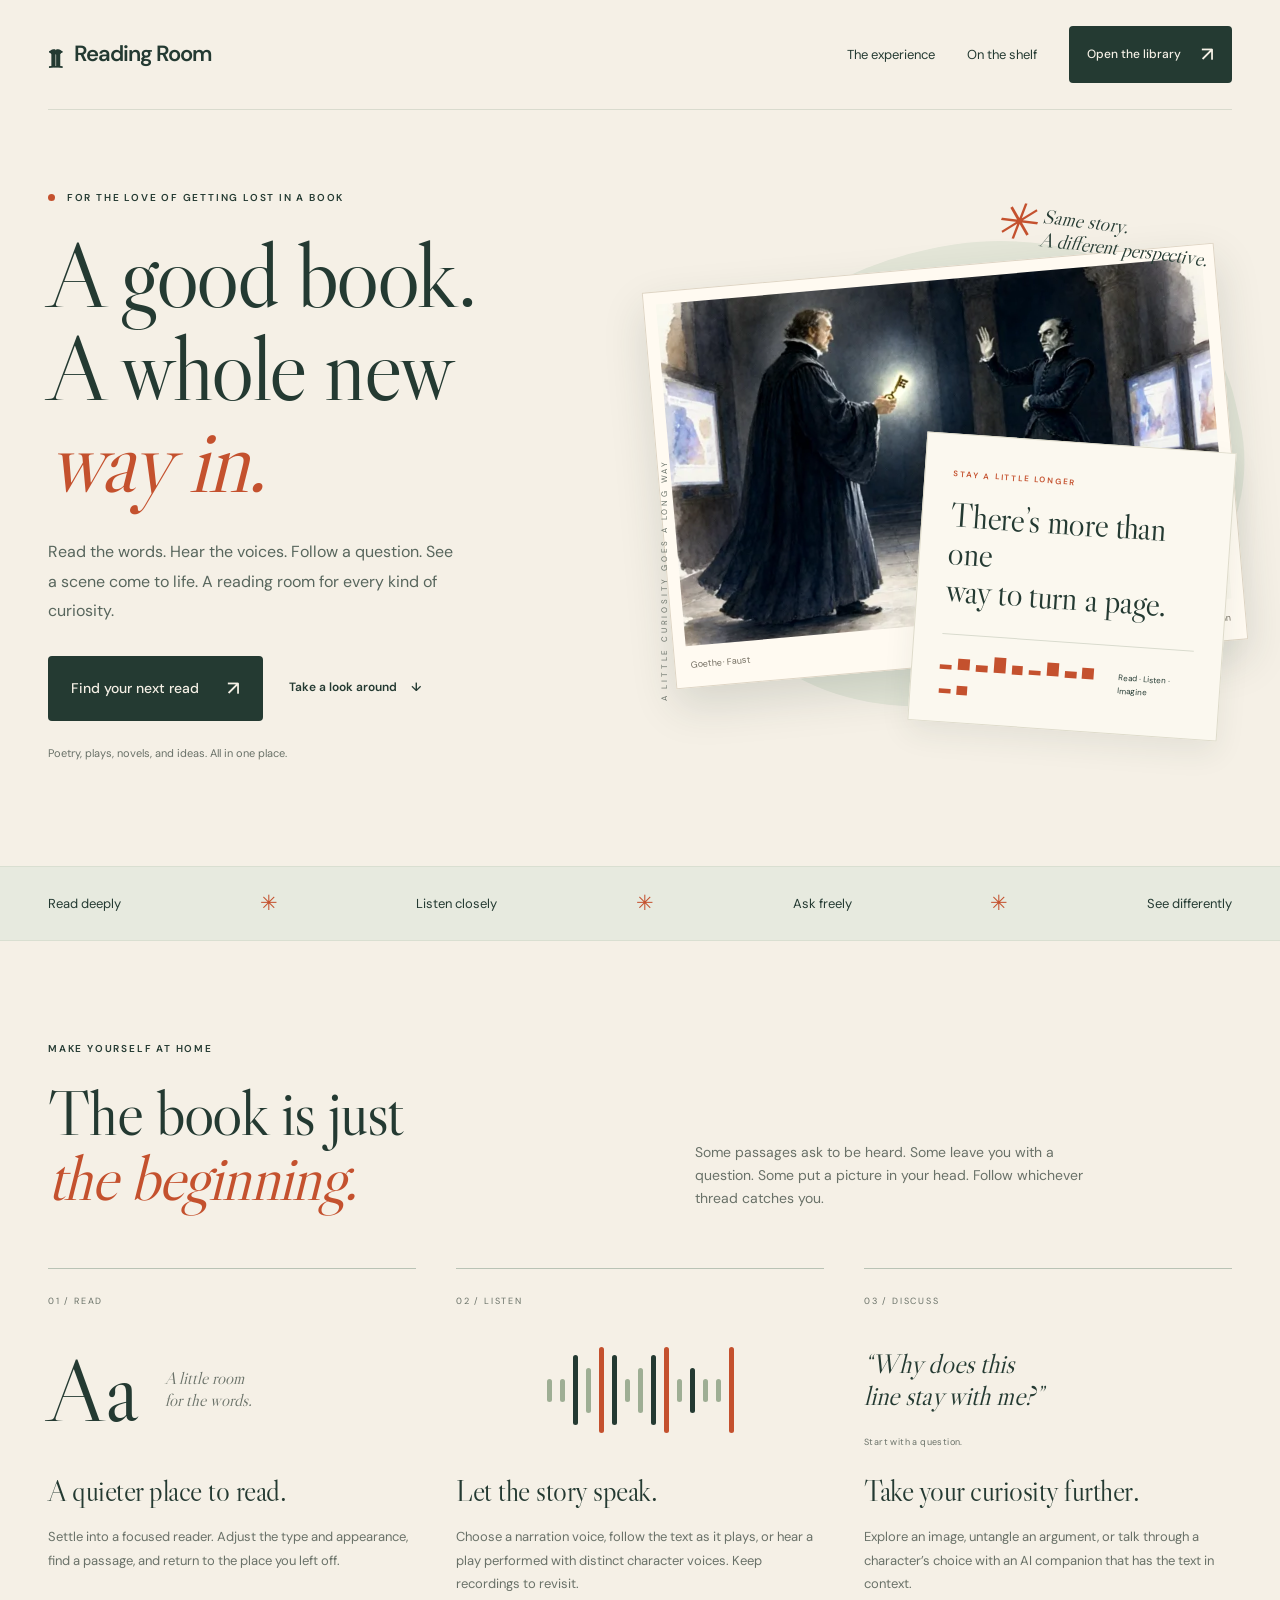
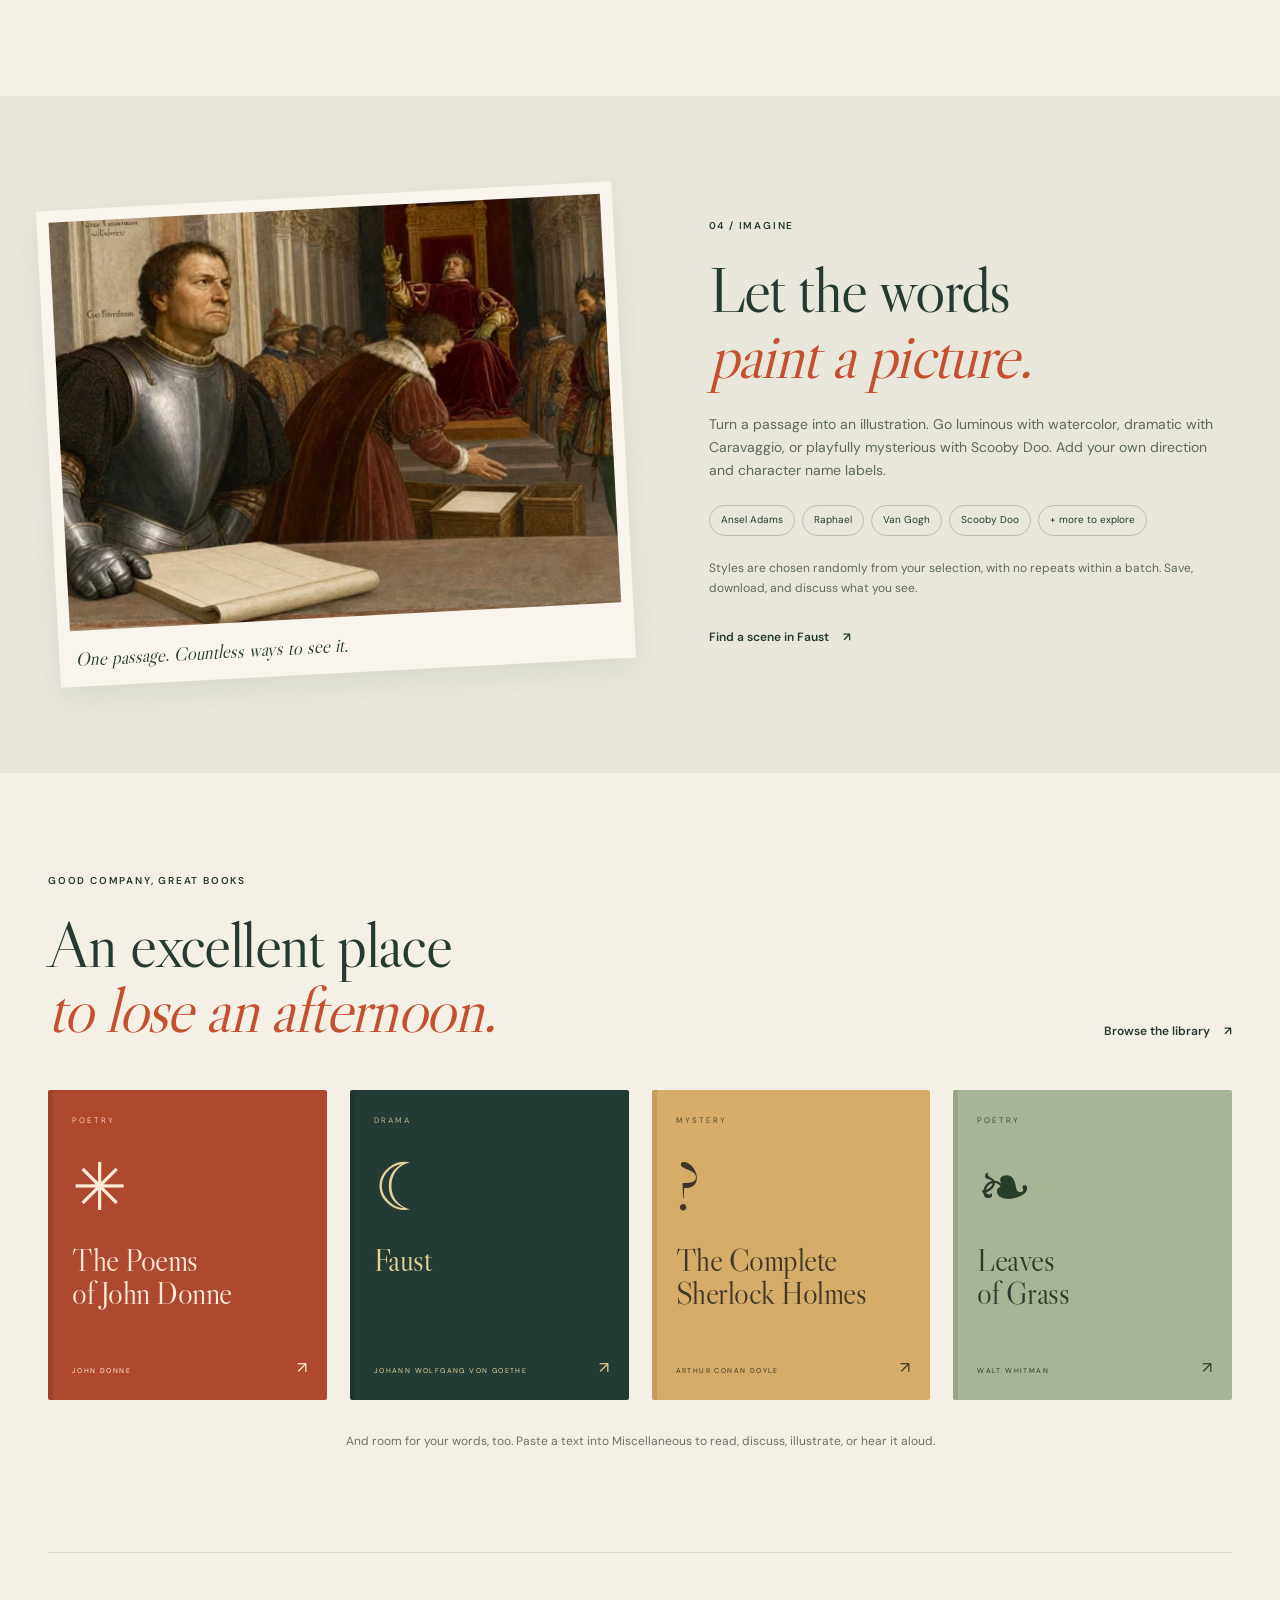
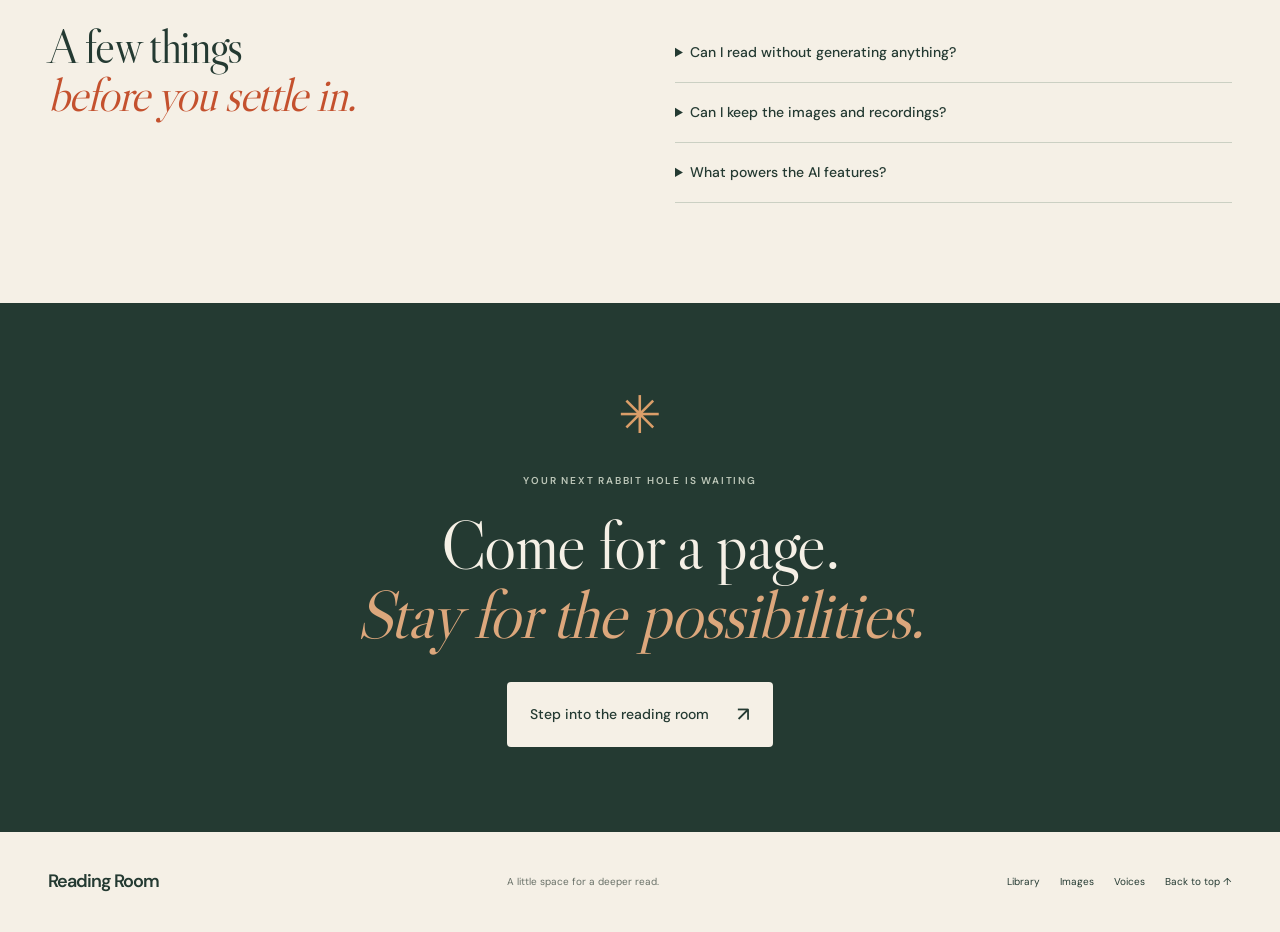
<file: marketing.html>
<!doctype html>
<html lang="en">
<head>
  <meta charset="utf-8">
  <meta name="viewport" content="width=device-width, initial-scale=1">
  <meta name="description" content="Read deeply. Listen closely. See differently. Reading Room brings books, expressive narration, literary discussion, and imaginative illustrations together.">
  <meta name="theme-color" content="#f5f0e6">
  <title>Reading Room — A whole new way into a good book</title>
  <link rel="stylesheet" href="marketing.css">
</head>
<body>
  <a class="skip" href="#main">Skip to content</a>
  <header class="site-header wrap">
    <a class="wordmark" href="marketing.html" aria-label="Reading Room home"><span class="book-mark" aria-hidden="true">r<span>r</span></span> Reading Room</a>
    <nav aria-label="Main navigation"><a href="#experience">The experience</a><a href="#shelf">On the shelf</a><a class="button small" href="index.html?view=library">Open the library <span aria-hidden="true">↗</span></a></nav>
  </header>
  <main id="main">
    <section class="hero wrap" aria-labelledby="hero-title">
      <div class="hero-copy"><p class="eyebrow"><span class="dot"></span> For the love of getting lost in a book</p>
        <h1 id="hero-title">A good book.<br>A whole new<br><em>way in.</em></h1>
        <p class="intro">Read the words. Hear the voices. Follow a question. See a scene come to life. A reading room for every kind of curiosity.</p>
        <div class="hero-actions"><a class="button" href="index.html?view=library">Find your next read <span aria-hidden="true">↗</span></a><a class="text-link" href="#experience">Take a look around <span aria-hidden="true">↓</span></a></div>
        <p class="quiet-note">Poetry, plays, novels, and ideas. All in one place.</p>
      </div>
      <div class="hero-art">
        <div class="art-note"><span aria-hidden="true">✳</span> Same story.<br>A different perspective.</div>
        <figure class="art-frame"><img src="marketing-assets/gallery.webp" alt="An imagined scene from Goethe’s Faust: two figures face one another in a shadowy gallery." width="672" height="384" fetchpriority="high"><figcaption><span>Goethe · Faust</span><span>An illustrated interpretation</span></figcaption></figure>
        <div class="passage-card"><span class="eyebrow">Stay a little longer</span><p>There’s more than one<br>way to turn a page.</p><div class="passage-footer"><span class="sound-wave" aria-hidden="true">▂ ▅ ▃ ▇ ▄ ▂ ▆ ▃ ▅ ▂ ▄</span><span>Read · Listen · Imagine</span></div></div>
        <span class="orbit" aria-hidden="true">A LITTLE CURIOSITY GOES A LONG WAY</span>
      </div>
    </section>
    <div class="ticker" aria-label="Four ways to explore"><div class="wrap"><span>Read deeply</span><span aria-hidden="true">✳</span><span>Listen closely</span><span aria-hidden="true">✳</span><span>Ask freely</span><span aria-hidden="true">✳</span><span>See differently</span></div></div>
    <section class="experience wrap section" id="experience" aria-labelledby="experience-title">
      <div class="section-heading"><p class="eyebrow">Make yourself at home</p><h2 id="experience-title">The book is just<br><em>the beginning.</em></h2><p>Some passages ask to be heard. Some leave you with a question. Some put a picture in your head. Follow whichever thread catches you.</p></div>
      <div class="feature-grid">
        <article class="feature"><span class="number">01 / READ</span><div class="type-sample" aria-hidden="true">Aa<span>A little room<br>for the words.</span></div><h3>A quieter place to read.</h3><p>Settle into a focused reader. Adjust the type and appearance, find a passage, and return to the place you left off.</p></article>
        <article class="feature"><span class="number">02 / LISTEN</span><div class="wave-art" aria-hidden="true"><i></i><i></i><i></i><i></i><i></i><i></i><i></i><i></i><i></i><i></i><i></i><i></i><i></i><i></i><i></i></div><h3>Let the story speak.</h3><p>Choose a narration voice, follow the text as it plays, or hear a play performed with distinct character voices. Keep recordings to revisit.</p></article>
        <article class="feature"><span class="number">03 / DISCUSS</span><div class="question-art" aria-hidden="true">“Why does this<br>line stay with me?”<span>Start with a question.</span></div><h3>Take your curiosity further.</h3><p>Explore an image, untangle an argument, or talk through a character’s choice with an AI companion that has the text in context.</p></article>
      </div>
    </section>
    <section class="imagine section" aria-labelledby="imagine-title"><div class="wrap imagine-layout">
      <figure class="court-art"><img src="marketing-assets/court.webp" alt="A Renaissance-style interpretation of the Emperor’s court in Faust, with richly dressed figures gathered around a ledger." width="672" height="384" loading="lazy"><figcaption>One passage. Countless ways to see it.</figcaption></figure>
      <div><p class="eyebrow">04 / IMAGINE</p><h2 id="imagine-title">Let the words<br><em>paint a picture.</em></h2><p>Turn a passage into an illustration. Go luminous with watercolor, dramatic with Caravaggio, or playfully mysterious with Scooby Doo. Add your own direction and character name labels.</p><div class="style-tags" aria-label="Example image styles"><span>Ansel Adams</span><span>Raphael</span><span>Van Gogh</span><span>Scooby Doo</span><span>+ more to explore</span></div><p class="small-copy">Styles are chosen randomly from your selection, with no repeats within a batch. Save, download, and discuss what you see.</p><a class="text-link" href="index.html?book=goethe-faust">Find a scene in Faust <span aria-hidden="true">↗</span></a></div>
    </div></section>
    <section class="section wrap shelf" id="shelf" aria-labelledby="shelf-title"><div class="shelf-heading"><div><p class="eyebrow">Good company, great books</p><h2 id="shelf-title">An excellent place<br><em>to lose an afternoon.</em></h2></div><a class="text-link" href="index.html?view=library">Browse the library <span aria-hidden="true">↗</span></a></div>
      <div class="book-grid">
        <a class="book donn" href="index.html?book=donne"><span class="book-category">POETRY</span><span class="book-decoration" aria-hidden="true">✳</span><h3>The Poems<br>of John Donne</h3><span class="book-author">JOHN DONNE</span><span class="book-arrow" aria-hidden="true">↗</span></a>
        <a class="book faust" href="index.html?book=goethe-faust"><span class="book-category">DRAMA</span><span class="book-decoration" aria-hidden="true">☾</span><h3>Faust</h3><span class="book-author">JOHANN WOLFGANG VON GOETHE</span><span class="book-arrow" aria-hidden="true">↗</span></a>
        <a class="book holmes" href="index.html?book=sherlock-holmes"><span class="book-category">MYSTERY</span><span class="book-decoration" aria-hidden="true">?</span><h3>The Complete<br>Sherlock Holmes</h3><span class="book-author">ARTHUR CONAN DOYLE</span><span class="book-arrow" aria-hidden="true">↗</span></a>
        <a class="book whitman" href="index.html?book=whitman"><span class="book-category">POETRY</span><span class="book-decoration" aria-hidden="true">❧</span><h3>Leaves<br>of Grass</h3><span class="book-author">WALT WHITMAN</span><span class="book-arrow" aria-hidden="true">↗</span></a>
      </div><p class="shelf-note">And room for your words, too. Paste a text into Miscellaneous to read, discuss, illustrate, or hear it aloud.</p>
    </section>
    <section class="wrap questions section" aria-labelledby="questions-title"><h2 id="questions-title">A few things<br><em>before you settle in.</em></h2><div>
      <details><summary>Can I read without generating anything?</summary><p>Yes. Browse the collections and read the text directly. Narration, AI discussion, and illustration are there when you choose to use them.</p></details>
      <details><summary>Can I keep the images and recordings?</summary><p>You can download generated images and saved recordings. The app also keeps a shared image library and saved recordings so you can return to them.</p></details>
      <details><summary>What powers the AI features?</summary><p>The reading room connects to configured model, image, and narration services. Availability depends on those services; some narration providers may charge for generation. AI interpretations can make mistakes, so keep the original text close.</p></details>
    </div></section>
    <section class="closing"><div class="wrap"><span class="closing-star" aria-hidden="true">✳</span><p class="eyebrow">Your next rabbit hole is waiting</p><h2>Come for a page.<br><em>Stay for the possibilities.</em></h2><a class="button light" href="index.html?view=library">Step into the reading room <span aria-hidden="true">↗</span></a></div></section>
  </main>
  <footer class="wrap"><a class="wordmark" href="marketing.html">Reading Room</a><p>A little space for a deeper read.</p><nav aria-label="Footer"><a href="index.html?view=library">Library</a><a href="images.html">Images</a><a href="voices.html">Voices</a><a href="#main">Back to top ↑</a></nav></footer>
</body>
</html>
</file>
<file: marketing.css>
@import url('https://fonts.googleapis.com/css2?family=DM+Sans:wght@400;500;600;700&family=Libre+Caslon+Display&display=swap');
:root{--paper:#f5f0e6;--ink:#243a32;--muted:#697168;--line:#d9dbce;--orange:#c4512e;--serif:'Libre Caslon Display',Georgia,serif;--sans:'DM Sans',Arial,sans-serif}*{box-sizing:border-box}html{scroll-behavior:smooth;scroll-padding-top:24px}body{margin:0;background:var(--paper);color:var(--ink);font-family:var(--sans);font-size:16px;line-height:1.65}a{color:inherit;text-decoration:none}a:focus-visible,summary:focus-visible{outline:3px solid var(--orange);outline-offset:6px}img{max-width:100%;display:block;width:100%;height:auto}button,a{-webkit-tap-highlight-color:transparent}.wrap{max-width:1260px;width:calc(100% - 96px);margin-inline:auto}.skip{position:fixed;top:-90px;left:16px;z-index:10;background:var(--ink);color:white;padding:10px 20px}.skip:focus{top:12px}.site-header{height:110px;display:flex;align-items:center;justify-content:space-between;border-bottom:1px solid var(--line);gap:24px}.wordmark{display:flex;align-items:center;gap:12px;font-size:22px;font-weight:600;letter-spacing:-1px}.book-mark{font-family:var(--serif);font-size:39px;letter-spacing:-5px;line-height:1}.book-mark span{display:inline-block;transform:scaleX(-1)}nav{display:flex;align-items:center;gap:32px;font-size:13px}nav>a:not(.button):hover,.text-link:hover{color:var(--orange)}.button{display:inline-flex;align-items:center;justify-content:center;gap:28px;background:var(--ink);color:var(--paper);padding:16px 23px;border-radius:4px;font-size:14px;font-weight:500;transition:background .2s,transform .2s}.button:hover{background:#395347;transform:translateY(-2px)}.button.small{padding:12px 18px;gap:20px;font-size:12px}.button span{font-size:20px}.hero{padding-block:80px 104px;display:grid;grid-template-columns:1fr 1.04fr;gap:58px;align-items:center}.eyebrow{font-size:10px;letter-spacing:1.8px;text-transform:uppercase;font-weight:600;line-height:1.5;margin:0 0 24px}.dot{display:inline-block;width:7px;height:7px;border-radius:100%;background:var(--orange);margin-right:8px}h1,h2,h3,p,figure{margin:0}h1,h2{font-family:var(--serif);font-weight:400;letter-spacing:-2.5px;line-height:1.02}h1{font-size:clamp(64px,7.1vw,100px)}h1 em,h2 em{font-weight:400;color:var(--orange)}.intro{max-width:405px;margin-top:30px;font-size:16px;color:#58665d;line-height:1.85}.hero-actions{display:flex;gap:26px;align-items:center;margin-top:30px}.text-link{font-size:12px;font-weight:600;display:inline-flex;align-items:center;gap:14px}.quiet-note{color:var(--muted);font-size:11px;margin-top:23px}.hero-art{position:relative;min-height:510px;display:flex;align-items:center;isolation:isolate}.hero-art:before{content:'';position:absolute;z-index:-2;inset:25px -12px 35px 35px;background:#e4e6d8;border-radius:50% 48% 47% 43%;transform:rotate(-13deg)}.art-frame{padding:12px;background:#fffaf1;box-shadow:0 18px 44px #23372e25;transform:rotate(-5deg);margin-top:-20px;width:100%;border:1px solid #ded5c5}.art-frame img{aspect-ratio:1.6;object-fit:cover}.art-frame figcaption{display:flex;justify-content:space-between;font-size:9px;padding:12px 3px 3px;color:#746f62;gap:12px}.art-note{position:absolute;top:-6px;right:22px;z-index:1;font-family:var(--serif);font-style:italic;font-size:20px;line-height:1.15;transform:rotate(7deg)}.art-note>span{font-family:Georgia;position:absolute;left:-48px;top:-8px;font-size:50px;color:var(--orange)}.passage-card{position:absolute;bottom:0;right:5px;background:#fbf8ef;box-shadow:0 12px 30px #243a3214;transform:rotate(4deg);padding:24px 28px;width:310px;border:1px solid #dedbcb}.passage-card>.eyebrow{font-size:8px;color:var(--orange)}.passage-card>p{font-family:var(--serif);font-size:34px;line-height:1.1;margin-block:12px 24px;letter-spacing:-.6px}.passage-footer{display:flex;align-items:center;justify-content:space-between;gap:12px;border-top:1px solid var(--line);padding-top:14px;font-size:8px}.sound-wave{color:var(--orange);letter-spacing:1px;font-size:15px}.orbit{position:absolute;left:0;bottom:30px;writing-mode:vertical-rl;transform:rotate(180deg);font-size:8px;letter-spacing:2.8px;color:var(--muted)}.ticker{background:#e7eadf;border-block:1px solid #d9dfd1}.ticker>.wrap{display:flex;align-items:center;justify-content:space-between;padding-block:19px;font-size:13px}.ticker span[aria-hidden]{color:var(--orange);font-size:21px}.section{padding-block:100px}h2{font-size:clamp(46px,5vw,66px);letter-spacing:-1.6px}.section-heading{display:grid;grid-template-columns:1fr 1fr;column-gap:110px;align-items:end;margin-bottom:58px}.section-heading>.eyebrow{grid-column:1 / -1}.section-heading>p:last-child{font-size:14px;color:var(--muted);max-width:390px}.feature-grid{display:grid;grid-template-columns:repeat(3,1fr);gap:40px}.feature{border-top:1px solid #b9c3b5;padding-top:17px}.number{font-size:9px;letter-spacing:1.8px;color:var(--muted)}.feature h3{font-family:var(--serif);font-weight:400;font-size:29px;letter-spacing:-.5px;margin-bottom:10px}.feature p{font-size:13px;color:var(--muted);line-height:1.8}.type-sample,.wave-art,.question-art{height:155px;display:flex;align-items:center}.type-sample{font-family:var(--serif);font-size:87px;gap:26px;line-height:1}.type-sample span{font-size:17px;font-style:italic;line-height:1.3;color:var(--muted)}.wave-art{justify-content:center;gap:8px}.wave-art i{display:block;width:5px;background:#9eae94;height:23px;border-radius:10px}.wave-art i:nth-child(3n){height:70px;background:var(--ink)}.wave-art i:nth-child(4n){height:45px}.wave-art i:nth-child(5n){height:86px;background:var(--orange)}.question-art{font-family:var(--serif);font-size:27px;font-style:italic;line-height:1.2;position:relative;padding-bottom:20px}.question-art span{position:absolute;bottom:20px;left:0;font-family:var(--sans);font-style:normal;font-size:9px;letter-spacing:.4px;color:var(--muted)}.imagine{background:#e9e7db}.imagine-layout{display:grid;grid-template-columns:1.1fr 1fr;gap:85px;align-items:center}.court-art{transform:rotate(-3deg);padding:12px;background:#f9f5ec;box-shadow:0 12px 30px #273b3215}.court-art img{aspect-ratio:1.35;object-fit:cover}.court-art figcaption{font-family:var(--serif);font-style:italic;padding:13px 4px 0;font-size:19px}.imagine h2{margin-bottom:25px}.imagine-layout>div>p:not(.eyebrow){font-size:14px;color:#5e695e}.style-tags{display:flex;flex-wrap:wrap;gap:7px;margin:23px 0}.style-tags span{border:1px solid #b8c1ad;border-radius:30px;padding:6px 11px;font-size:10px}.imagine-layout>div>p.small-copy{font-size:12px;margin-bottom:25px}.shelf-heading{display:flex;justify-content:space-between;align-items:end;gap:30px;margin-bottom:48px}.book-grid{display:grid;grid-template-columns:repeat(4,1fr);gap:23px}.book{min-height:310px;position:relative;padding:24px;display:flex;flex-direction:column;border-radius:2px;transition:transform .2s;box-shadow:inset 5px 0 #00000018}.book:hover{transform:translateY(-7px)}.book-category{font-size:8px;letter-spacing:2px;opacity:.8}.book-decoration{font-family:var(--serif);font-size:66px;line-height:1;margin-top:27px}.book h3{font-family:var(--serif);font-size:31px;line-height:1.05;font-weight:400;margin-top:24px;letter-spacing:-.5px}.book-author{font-size:7px;letter-spacing:1.4px;margin-top:auto;padding-top:24px;max-width:90%}.book-arrow{position:absolute;bottom:19px;right:20px}.donn{background:#ae482e;color:#ffedd9}.faust{background:#243b35;color:#e5d19b}.holmes{background:#d6ad68;color:#3f3626}.whitman{background:#a8b496;color:#283c2b}.shelf-note{font-size:12px;text-align:center;margin-top:32px;color:var(--muted)}.questions{border-top:1px solid var(--line);display:grid;grid-template-columns:1fr 1fr;gap:70px;padding-top:70px}.questions h2{font-size:47px}.questions details{border-bottom:1px solid #cbd0c3;padding:18px 0}.questions summary{cursor:pointer;font-size:14px;font-weight:500}.questions details p{font-size:13px;color:var(--muted);padding-top:15px}.closing{background:var(--ink);color:var(--paper);text-align:center;padding:70px 0 85px}.closing-star{font-size:52px;color:#db9e69}.closing .eyebrow{margin:14px 0 23px;color:#bdc7b9}.closing h2{font-size:clamp(49px,5.3vw,72px);margin-bottom:33px}.closing h2 em{color:#dca77c}.button.light{background:var(--paper);color:var(--ink)}.button.light:hover{background:#e6d9be}footer{display:flex;align-items:center;justify-content:space-between;gap:28px;padding-block:35px}footer .wordmark{font-size:18px}footer p{font-size:10px;color:var(--muted)}footer nav{gap:20px;font-size:10px}
@media(min-width:1500px){.hero{padding-block:100px 120px}}@media(max-width:1000px){.wrap{width:calc(100% - 56px)}.hero{gap:30px}.hero-actions{align-items:flex-start;flex-direction:column;gap:18px}.hero-art{min-height:450px}.passage-card{width:265px;right:-5px}.art-note{top:12px}.art-frame figcaption{font-size:8px}.section-heading{column-gap:50px}.feature-grid{gap:25px}.imagine-layout{gap:40px}.book{padding:20px;min-height:295px}.book h3{font-size:27px}.book-grid{gap:15px}footer{flex-wrap:wrap}footer nav{margin-left:auto}}@media(max-width:720px){.wrap{width:calc(100% - 40px)}.site-header{height:85px}.site-header nav>a:not(.button){display:none}.site-header .button{padding:9px 12px;gap:10px;font-size:11px}.wordmark{font-size:18px;gap:8px}.book-mark{font-size:32px}.hero{grid-template-columns:1fr;padding-block:48px 55px;gap:38px}.hero h1{font-size:76px}.eyebrow{font-size:9px;letter-spacing:1.2px}.intro{font-size:15px;max-width:470px}.hero-actions{flex-direction:row;align-items:center;gap:20px}.hero-actions .button{padding:14px 17px;font-size:12px;gap:15px}.hero-actions .text-link{font-size:10px}.hero-art{min-height:410px;max-width:520px;width:100%;margin-inline:auto}.art-frame{width:94%;margin-top:-22px}.art-note{right:5px;top:0;font-size:18px}.passage-card{right:0;bottom:0;width:260px}.passage-card>p{font-size:30px}.orbit{font-size:7px;left:5px;bottom:20px}.ticker>.wrap{flex-wrap:wrap;justify-content:center;gap:14px;font-size:10px;padding-block:13px}.ticker span[aria-hidden]{font-size:15px}.section{padding-block:62px}.section-heading{display:block;margin-bottom:35px}.section-heading>p:last-child{margin-top:24px;max-width:440px}.feature-grid{grid-template-columns:1fr;gap:30px}.feature{display:grid;grid-template-columns:1fr 1fr;column-gap:24px}.feature .number{grid-column:1/-1}.feature .type-sample,.feature .wave-art,.feature .question-art{grid-column:1;grid-row:2/4;height:150px}.feature h3{grid-column:2;font-size:26px;margin-top:20px}.feature p{grid-column:2;font-size:12px}.type-sample{font-size:75px;gap:15px}.type-sample span{font-size:14px}.wave-art{gap:5px}.wave-art i{width:4px}.question-art{font-size:23px}.imagine-layout{grid-template-columns:1fr;gap:42px}.court-art{max-width:530px}.court-art img{aspect-ratio:1.6}.imagine h2{font-size:54px}.shelf-heading{display:block}.shelf-heading>.text-link{margin-top:22px}.book-grid{grid-template-columns:repeat(2,1fr);gap:15px}.book{min-height:295px}.book h3{font-size:29px}.shelf-note{text-align:left}.questions{grid-template-columns:1fr;gap:20px}.questions h2{font-size:45px}.closing{padding:45px 0 60px}footer{gap:14px;padding-block:28px}footer nav{flex-basis:100%;margin-left:0;justify-content:space-between}footer p{margin-left:auto}}@media(max-width:380px){.hero h1{font-size:66px}.hero-actions{gap:12px}.hero-actions .text-link{gap:6px}.feature{display:block}.feature .type-sample,.feature .wave-art,.feature .question-art{height:130px}.feature h3{margin-top:0}.book{padding:17px}.book h3{font-size:26px}.book-author{font-size:6px}}@media(prefers-reduced-motion:reduce){html{scroll-behavior:auto}*,*:before,*:after{transition:none!important}}
</file>
